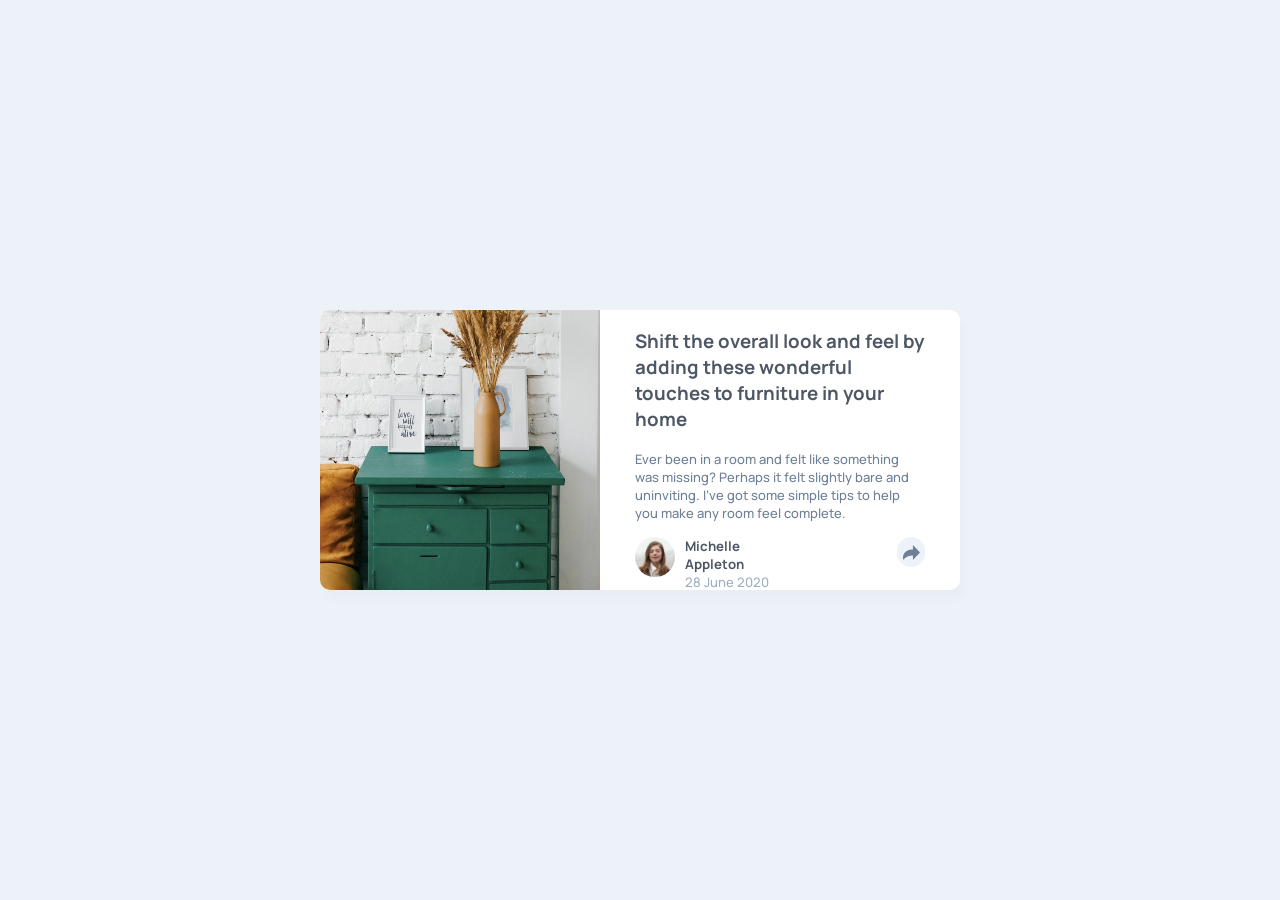
<file: index.html>
<!DOCTYPE html>
<html lang="en">
<head>
  <meta charset="UTF-8">
  <meta name="viewport" content="width=device-width, initial-scale=1.0">
  <link href="style.css" rel="stylesheet" type="text/css" />
  <link rel="icon" type="image/png" sizes="32x32" href="images/favicon-32x32.png">
  <link rel="stylesheet" href="https://fonts.googleapis.com/css2?family=Manrope:wght@400;700&display=swap">
  
  <title>Article</title>
</head>
<body>
  <div class= "section1">
      <img src= "images/drawers.jpg" alt="Image of a Drawer" class="Image1">
    <div class="content">
      <h3 class="heading">
        Shift the overall look and feel by adding these wonderful 
      touches to furniture in your home
      </h3>
      <p>
        Ever been in a room and felt like something was missing? Perhaps 
        it felt slightly bare and uninviting. I’ve got some simple tips 
        to help you make any room feel complete.
      </p>
      <div class= "section2">
        <img src="images/avatar-michelle.jpg" alt="Michelle image" class="Image2">
        <div class="Name">
          <h5 class="michelle_name">Michelle Appleton</h5>
          <p class="Date">
            28 June 2020
          </p>
        </div>
        <div class="share">
          <img src="images/icon-share.svg" alt="Share icon" class="share_icon">
          <div class="share_list">
            <p>share
                <a href="https://www.facebook.com/"><img src="images/icon-facebook.svg" class="icon"></a>
                <a href="https://twitter.com/"><img src="images/icon-twitter.svg" class="icon"></a>
                <a href="https://in.pinterest.com/"><img src="images/icon-pinterest.svg" class="icon"> </a>
            </p>
          </div>
        </div>
      </div>
      

    </div>
  </div>
  
</body>
</html>
</file>
<file: style.css>
body{
width: 1440px;
background-color: #edf2f8 ;
}
.section1{
    align-items: center;
    background-color: white;
    height: 280px;
    width: 50%;
    position: absolute;
    left: 50%;
    top: 50%;
    transform: translate(-50%, -50%);
    box-shadow: 5px 10px 10px rgba(0, 0, 0, 0.02);
    z-index: 1;
    border-radius: 10px;
    display: flex;
    
}
.Image1{
    border-top-left-radius: 10px;
    border-bottom-left-radius: 10px;
    width: 280px;
    height: 280px;
}
.content{
    padding: 35px;
    align-content: initial;
}
.heading{
    font-family: "Manrope", sans-serif;
    color: #4E5765;
    font-weight: 700;
}
p{
    font-size: 13px;
    font-family: "Manrope", sans-serif;
    color: #6D7F97;
    font-weight: 500;
}
.section2{
    margin-top: 15px;
    display: flex;
}
.Image2{
    height: 40px;
    width: 40px;
    border-radius: 20px;
}
.Name{
    margin-top: 0px;
    margin-bottom: 0px;
    margin-left: 10px;
    
}
.michelle_name{
    font-family: "Manrope", sans-serif;
    color: #4E5765;
    font-weight: 700;
    margin-top: 0px;
    margin-bottom: 0px;
}
.Date{
    font-size: 13px;
    font-family: "Manrope", sans-serif;
    color: #9EAFC2;
    font-weight: 500;
    margin-top: 0px;
    margin-bottom: 0px;
}
.share{
    align-items: center;
    height: 30px;
    width: 30px;
    border-radius: 15px;
    background-color: #edf2f8;
    margin-left: 120px;
    position: relative;
    display: inline-block;
    display: flex;
}
.share_icon{
    margin-top: auto;
    margin-bottom: auto;
    margin-left: auto;
    margin-right: auto;
    padding: 5.5px;
    height: 15px;
    width: 17px;
}
.share:hover{
    background-color: #6e8098;
    transition: all ease 0.2s;
}
.share:hover .share_icon{
    color: white;
    transition: all ease 0.2s;
    filter:  brightness(0) invert(1);

}
.share_list{
    background-color: #49556b;
    height: 50px;
    width: 200px;
    border-radius: 5.5px;
    display: none;
    position: absolute;
    bottom: 50px;
    box-shadow: 0px 8px 16px 0px rgba(0,0,0,0.2);
    z-index: 1;
    transform: translateX(-43%);
    transition: all ease 0.2s;
}
.share_list a {
    display: block;
  }
.share_list p{
    display:flex;
    position: relative;
    margin-top: auto;
    margin-bottom: auto;
    align-items: center;
    margin-left: 10px;
    padding: 12px;
    font-family: "Manrope", sans-serif;
    color:#9ca9bb;
    text-transform: uppercase;
    font-weight: 700px;
    text-align: relative;
}
.share_list:before{
    content: "";
    position: absolute;
    bottom: -19px;
    left: 50%;
    transform: translateX(-50%);
    border-top: 10px solid #49556b;
    border-bottom: 10px solid transparent;
    border-left: 10px solid transparent;
    border-right: 10px solid transparent;
  }
.share:hover .share_list{
    display:block;
}
.icon{
    padding-left: 10px;
    padding-right: 10px;
}
</file>
